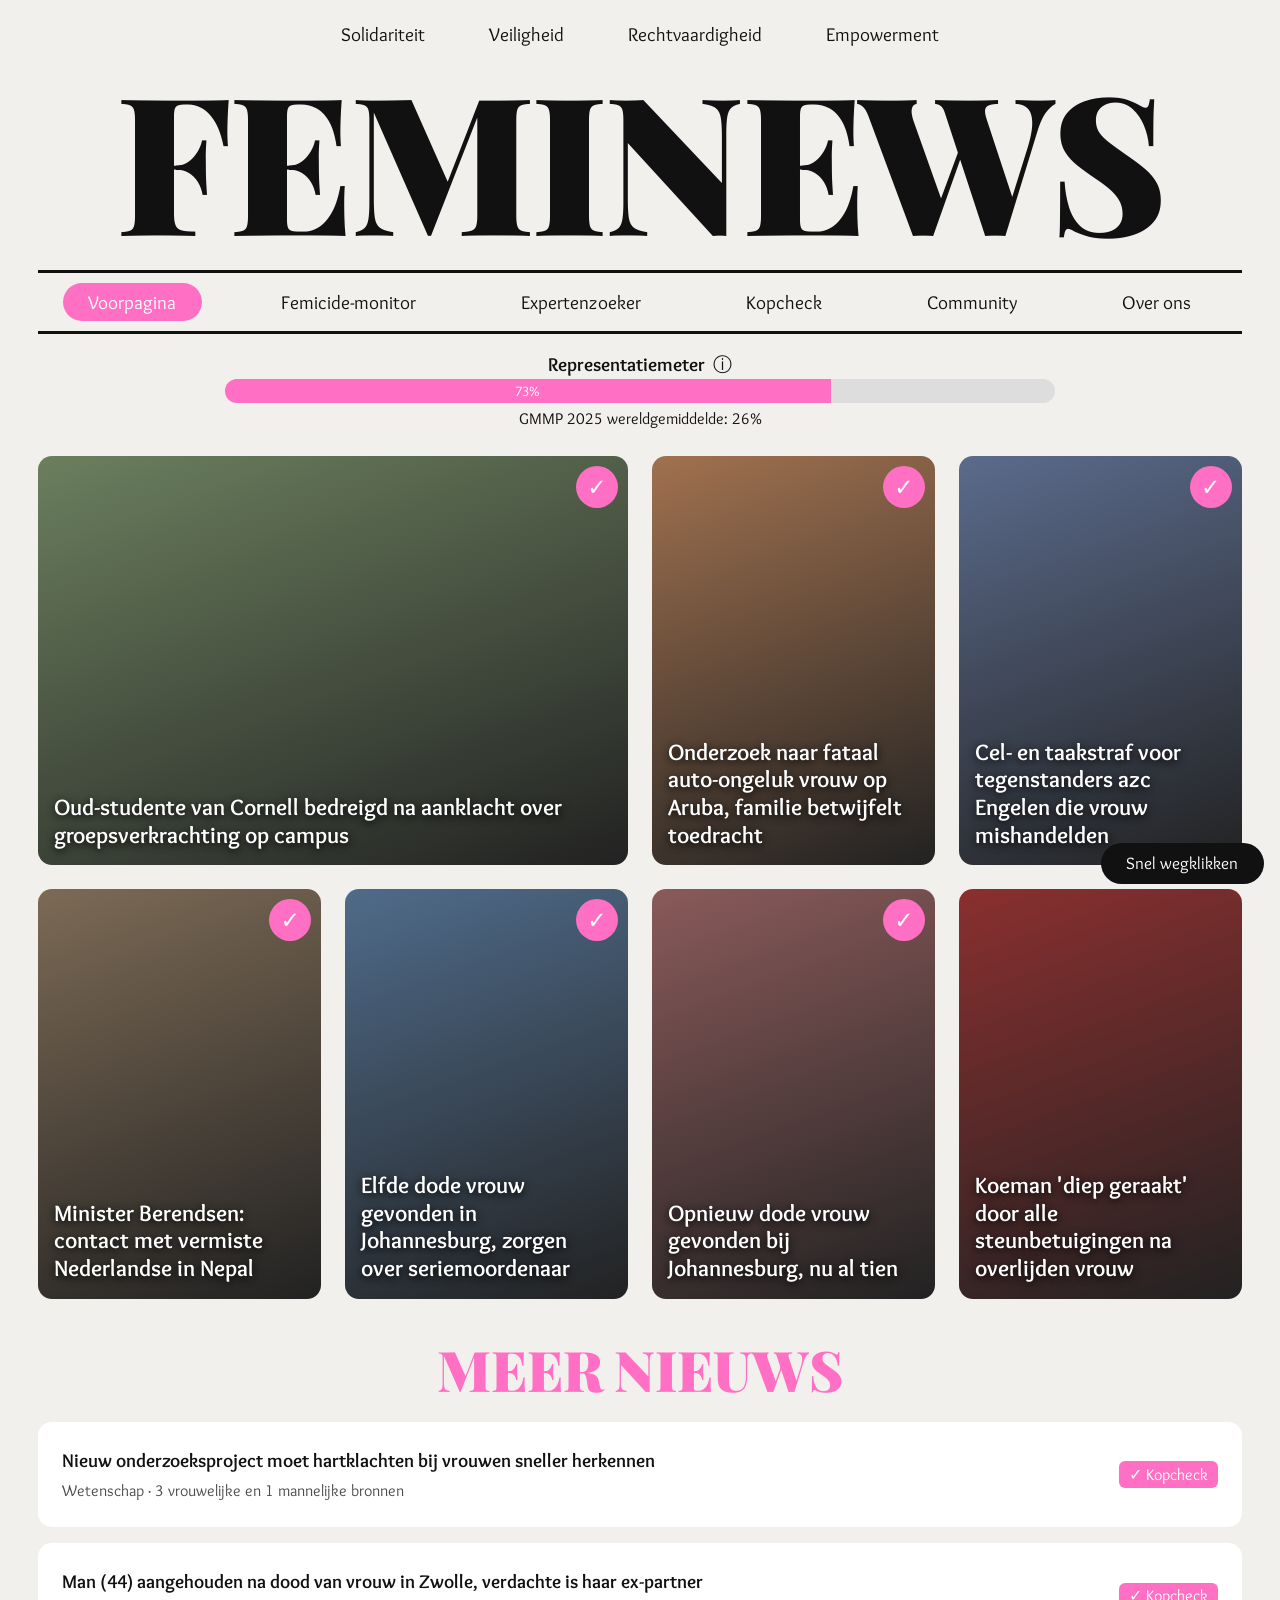
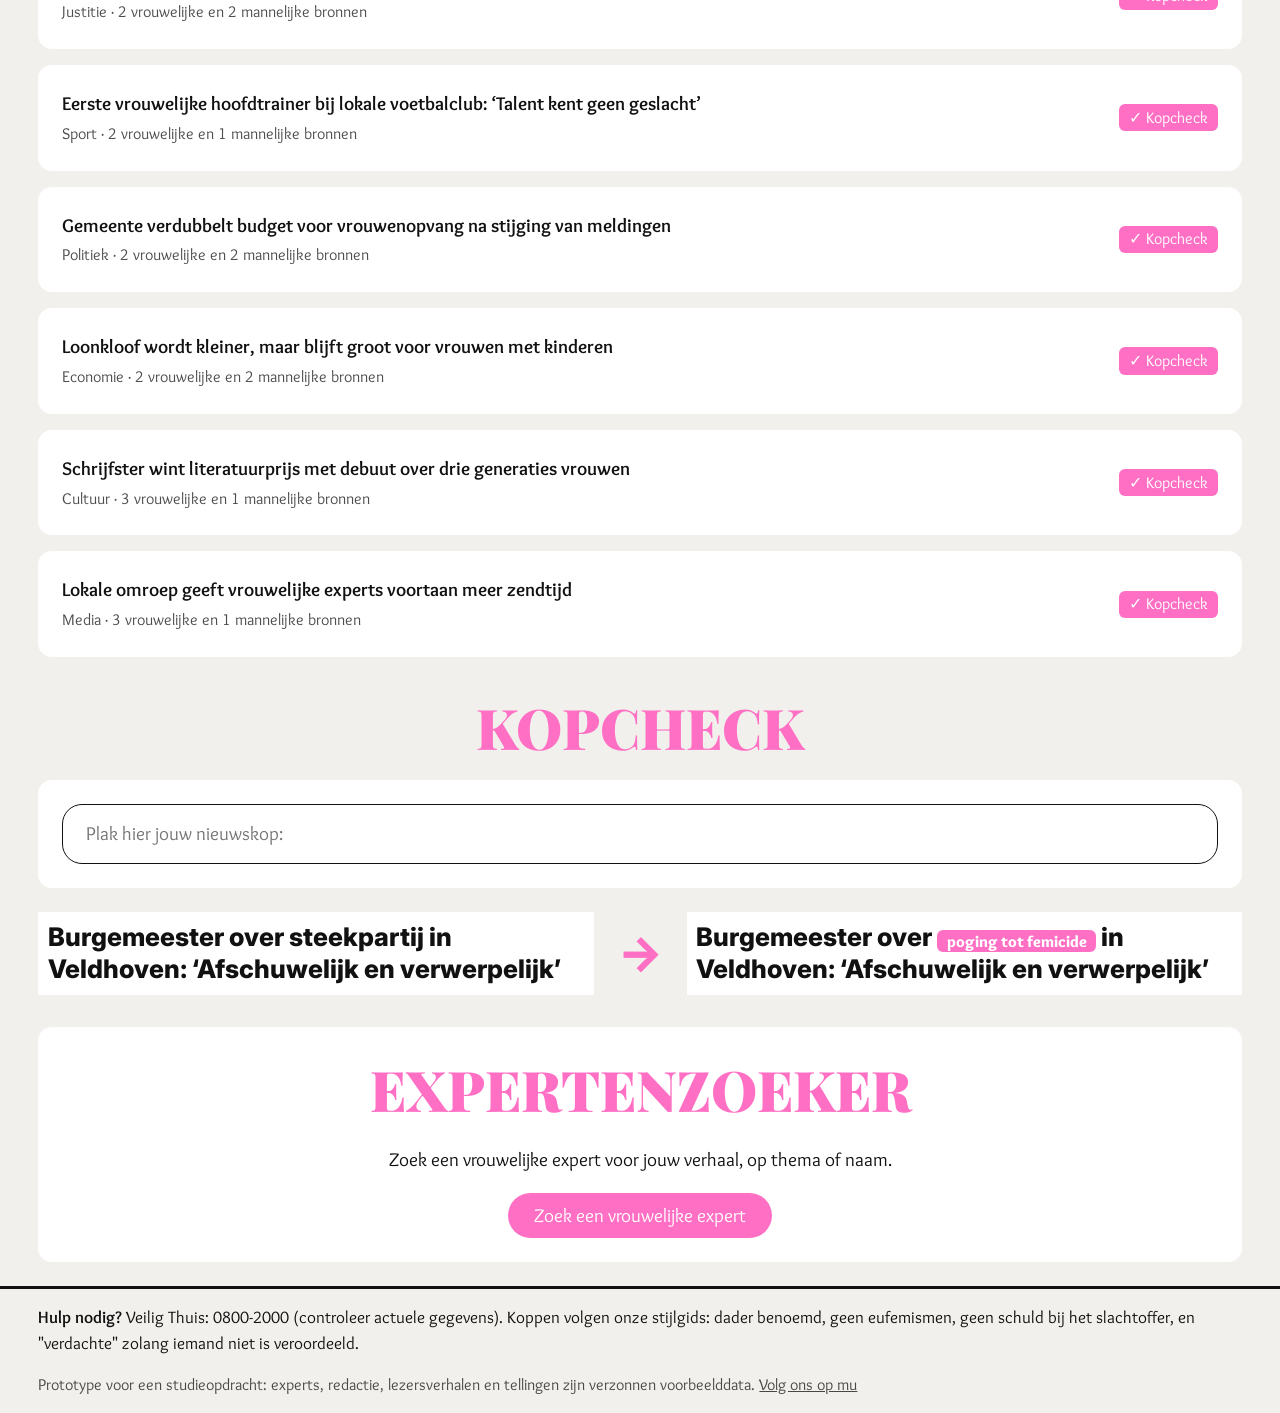
<file: feminews/index.html>
<!doctype html><html lang="nl"><head><meta charset="utf-8"><meta name="viewport" content="width=device-width,initial-scale=1"><title>FEMINEWS</title><link rel="stylesheet" href="https://fonts.googleapis.com/css2?family=Overlock:wght@400;700;900&family=Inter:wght@800&family=Playfair+Display:wght@700;900&display=swap"><link rel="stylesheet" href="style.css"></head><body data-page="index"><div id="top"></div><main class="wrap"><div class="meter" id="meter"></div><div class="grid" id="grid"></div><h2 class="big">KOPCHECK</h2><div class="box"><input id="ci" placeholder="Plak hier jouw nieuwskop:"><div id="co"></div></div><div class="ba"><div>Burgemeester over steekpartij in Veldhoven: ‘Afschuwelijk en verwerpelijk’</div><em>→</em><div>Burgemeester over <span class="tag">poging tot femicide</span> in Veldhoven: ‘Afschuwelijk en verwerpelijk’</div></div></main><div id="foot"></div><script src="data.js"></script><script src="app.js"></script></body></html>
</file>
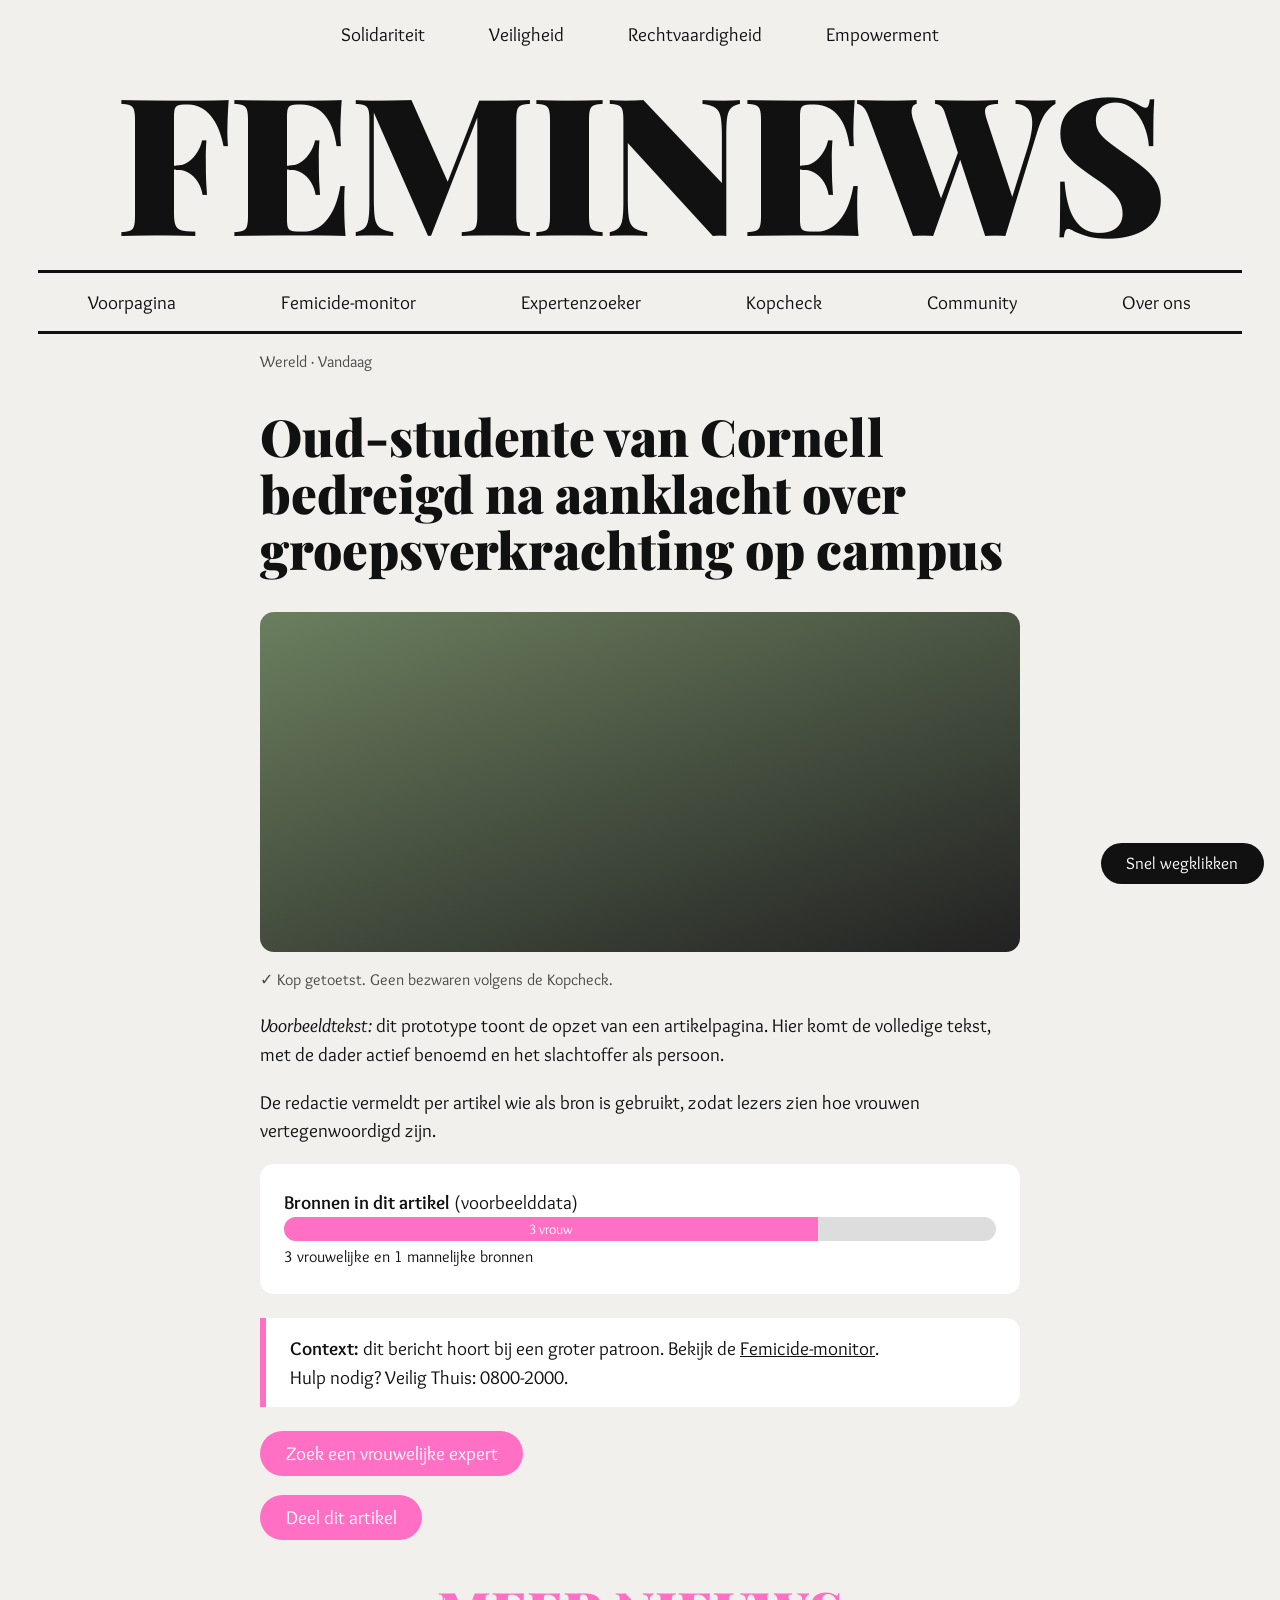
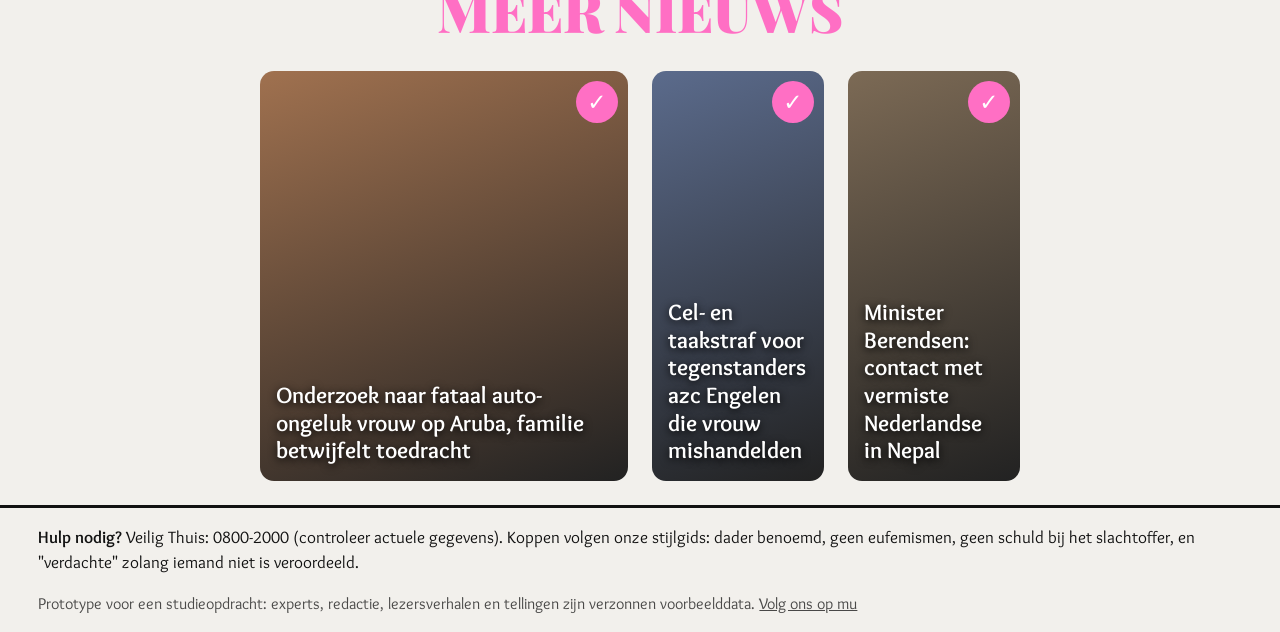
<file: feminews/article.html>
<!doctype html><html lang="nl"><head><meta charset="utf-8"><meta name="viewport" content="width=device-width,initial-scale=1"><title>FEMINEWS</title><link rel="stylesheet" href="https://fonts.googleapis.com/css2?family=Overlock:wght@400;700;900&family=Inter:wght@800&family=Playfair+Display:wght@700;900&display=swap"><link rel="stylesheet" href="style.css"></head><body data-page="article"><div id="top"></div><main class="wrap"><div class="art" id="art"></div></main><div id="foot"></div><script src="data.js"></script><script src="app.js"></script></body></html>
</file>
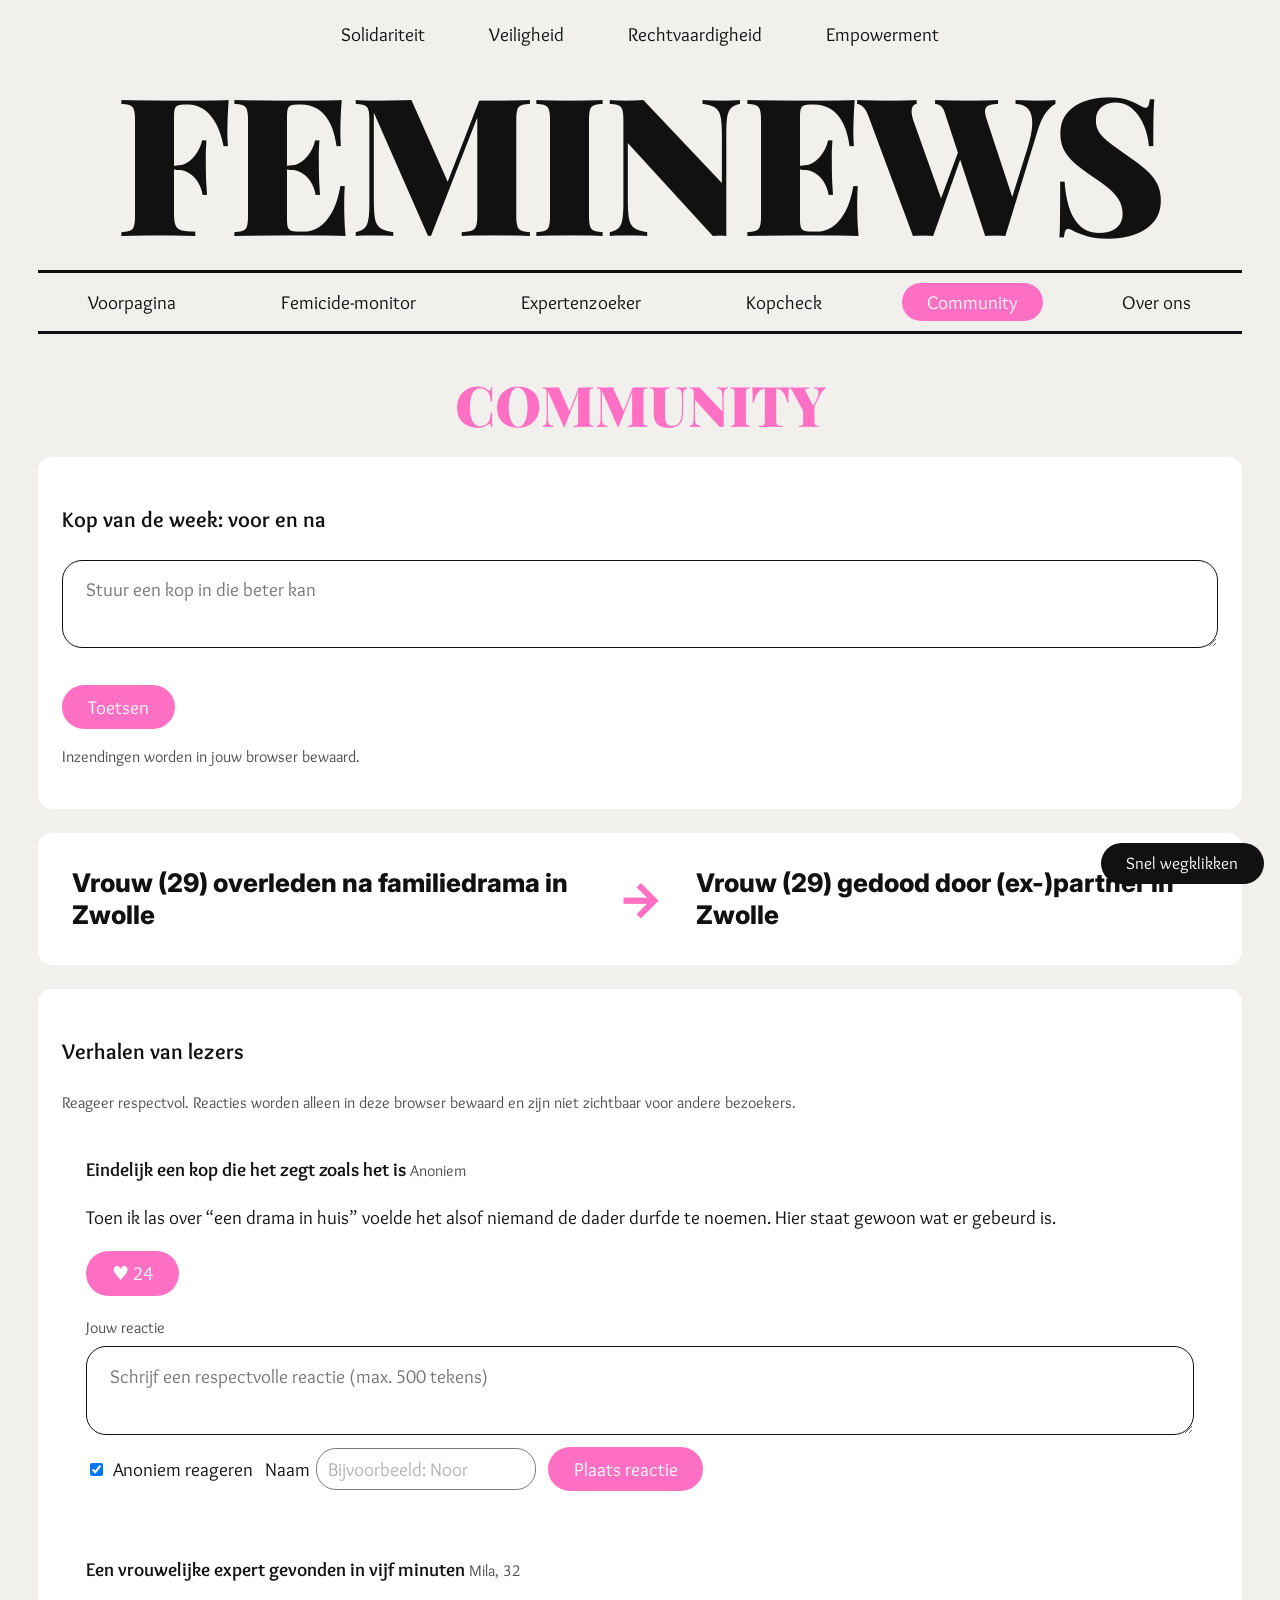
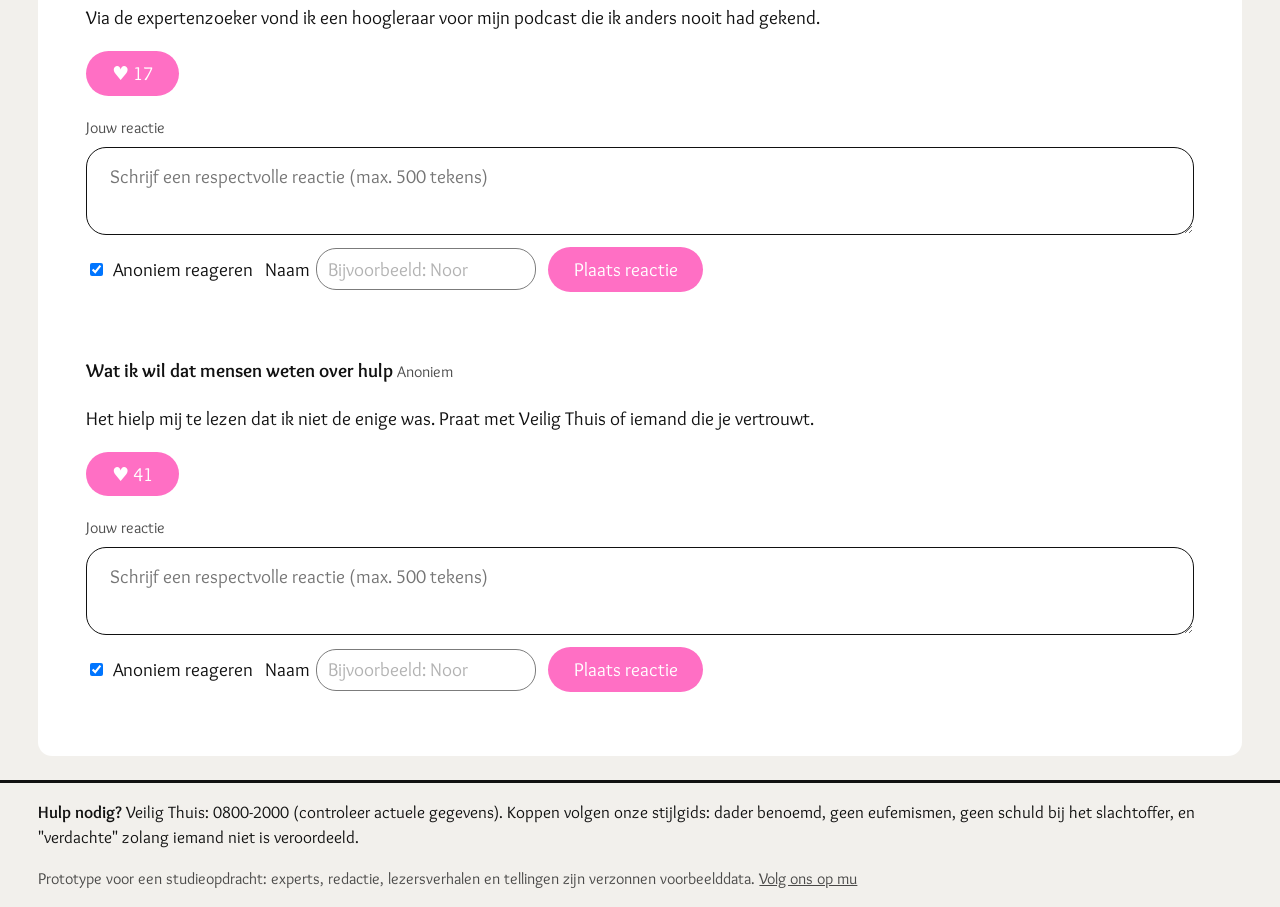
<file: feminews/community.html>
<!doctype html><html lang="nl"><head><meta charset="utf-8"><meta name="viewport" content="width=device-width,initial-scale=1"><title>FEMINEWS</title><link rel="stylesheet" href="https://fonts.googleapis.com/css2?family=Overlock:wght@400;700;900&family=Inter:wght@800&family=Playfair+Display:wght@700;900&display=swap"><link rel="stylesheet" href="style.css"></head><body data-page="community"><div id="top"></div><main class="wrap"><h2 class="big">COMMUNITY</h2><div class="box"><h3>Kop van de week: voor en na</h3><form id="cf"><textarea name="kop" rows="2" placeholder="Stuur een kop in die beter kan"></textarea><br><br><button>Toetsen</button></form><p class="sm">Inzendingen worden in jouw browser bewaard.</p></div><div id="cl"></div><div class="box"><h3>Verhalen van lezers</h3><p class="sm">Reageer respectvol. Reacties worden alleen in deze browser bewaard en zijn niet zichtbaar voor andere bezoekers.</p><div id="stories"></div></div></main><div id="foot"></div><script src="data.js"></script><script src="app.js"></script></body></html>
</file>
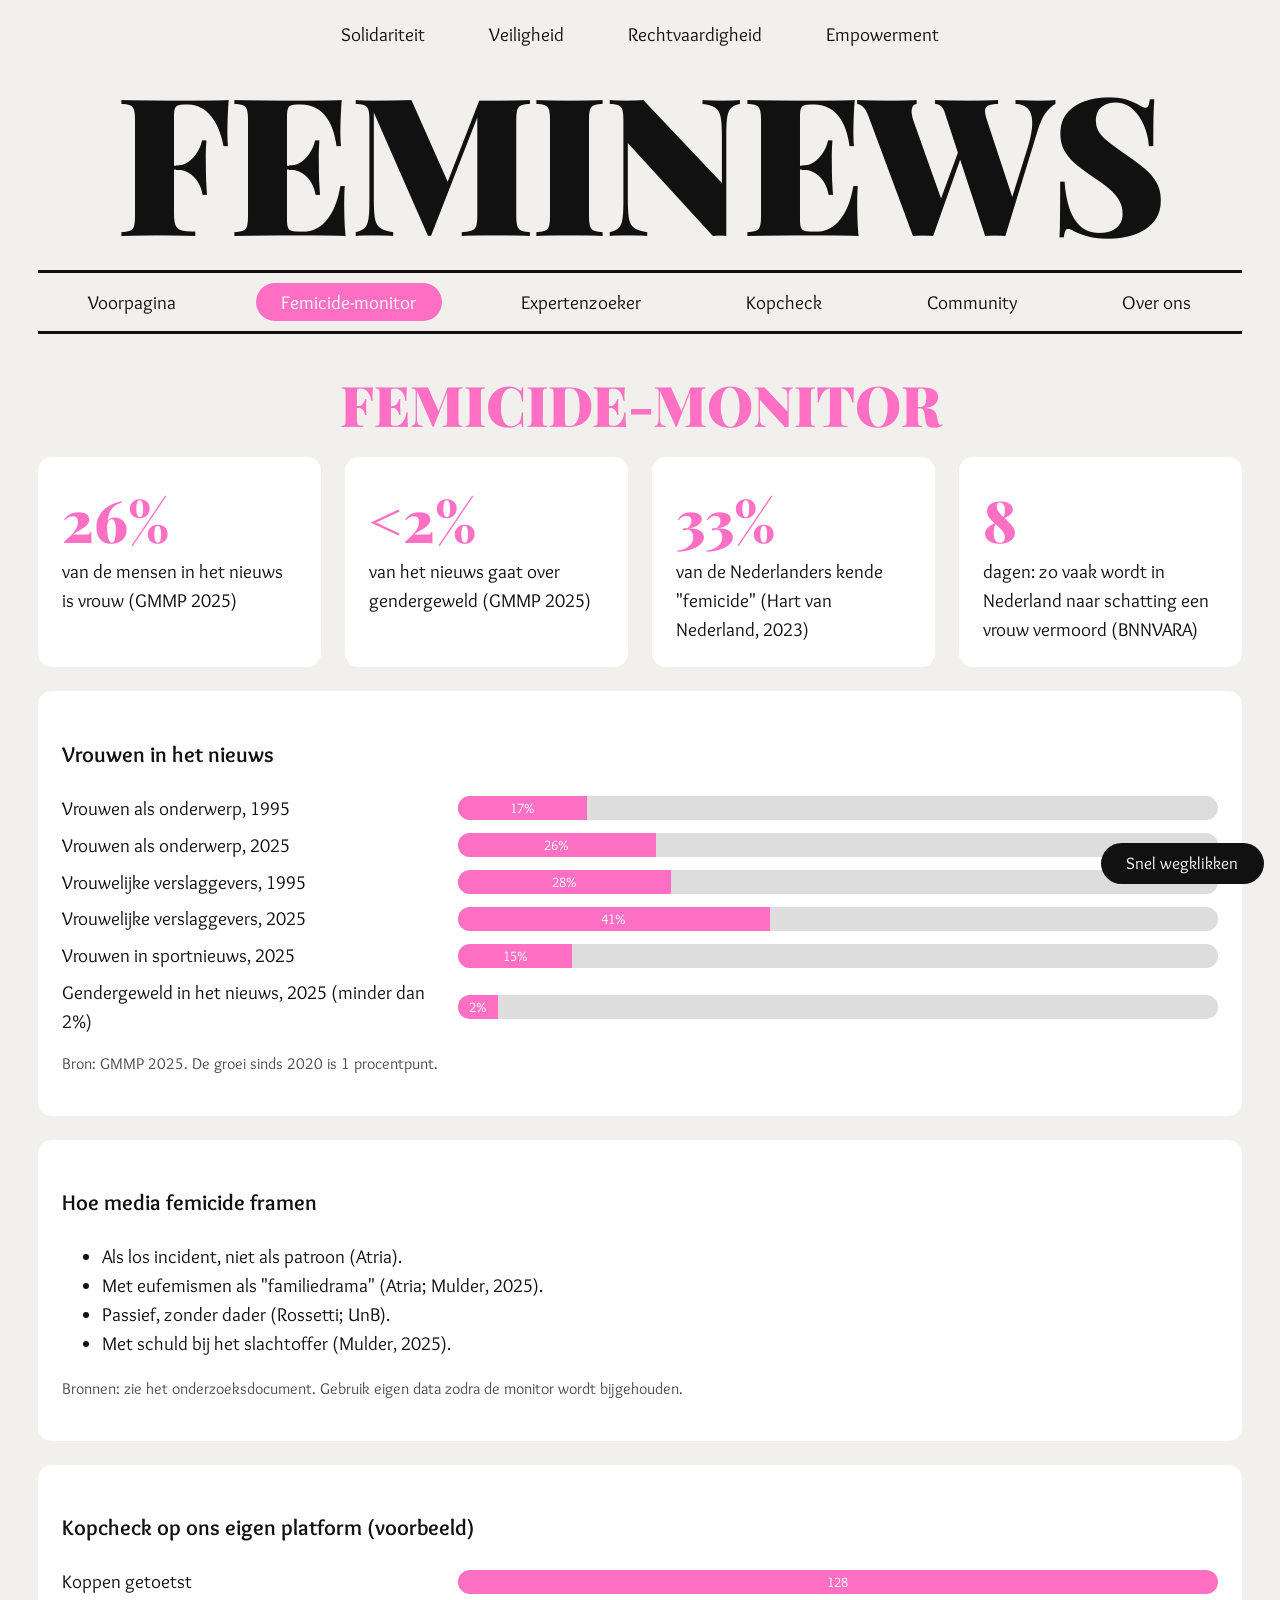
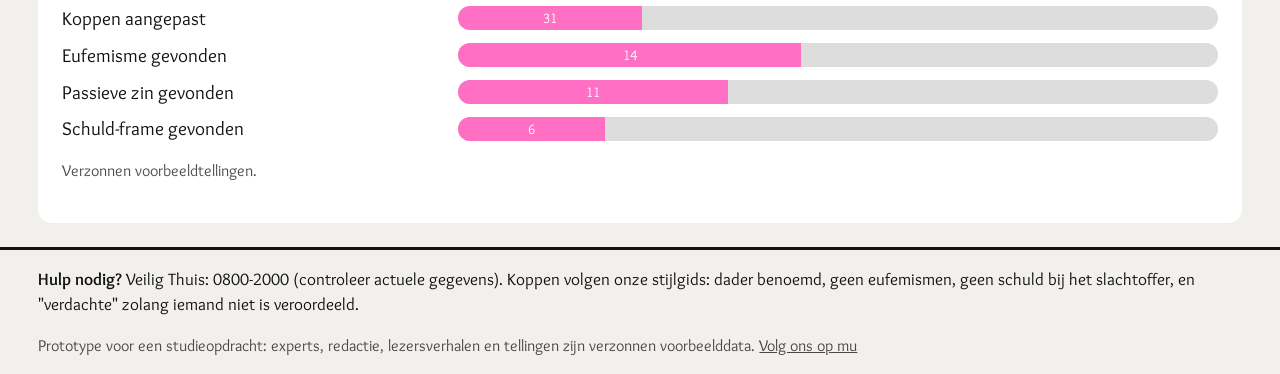
<file: feminews/femicide-monitor.html>
<!doctype html><html lang="nl"><head><meta charset="utf-8"><meta name="viewport" content="width=device-width,initial-scale=1"><title>FEMINEWS</title><link rel="stylesheet" href="https://fonts.googleapis.com/css2?family=Overlock:wght@400;700;900&family=Inter:wght@800&family=Playfair+Display:wght@700;900&display=swap"><link rel="stylesheet" href="style.css"></head><body data-page="femicide-monitor"><div id="top"></div><main class="wrap"><h2 class="big">FEMICIDE-MONITOR</h2><div class="cols"><div class="box stat"><b>26%</b>van de mensen in het nieuws is vrouw (GMMP 2025)</div><div class="box stat"><b>&lt;2%</b>van het nieuws gaat over gendergeweld (GMMP 2025)</div><div class="box stat"><b>33%</b>van de Nederlanders kende "femicide" (Hart van Nederland, 2023)</div><div class="box stat"><b>8</b>dagen: zo vaak wordt in Nederland naar schatting een vrouw vermoord (BNNVARA)</div></div><div class="box"><h3>Vrouwen in het nieuws</h3><div id="chart"></div><p class="sm">Bron: GMMP 2025. De groei sinds 2020 is 1 procentpunt.</p></div><div class="box"><h3>Hoe media femicide framen</h3><ul><li>Als los incident, niet als patroon (Atria).</li><li>Met eufemismen als "familiedrama" (Atria; Mulder, 2025).</li><li>Passief, zonder dader (Rossetti; UnB).</li><li>Met schuld bij het slachtoffer (Mulder, 2025).</li></ul><p class="sm">Bronnen: zie het onderzoeksdocument. Gebruik eigen data zodra de monitor wordt bijgehouden.</p></div></main><div id="foot"></div><script src="data.js"></script><script src="app.js"></script></body></html>
</file>
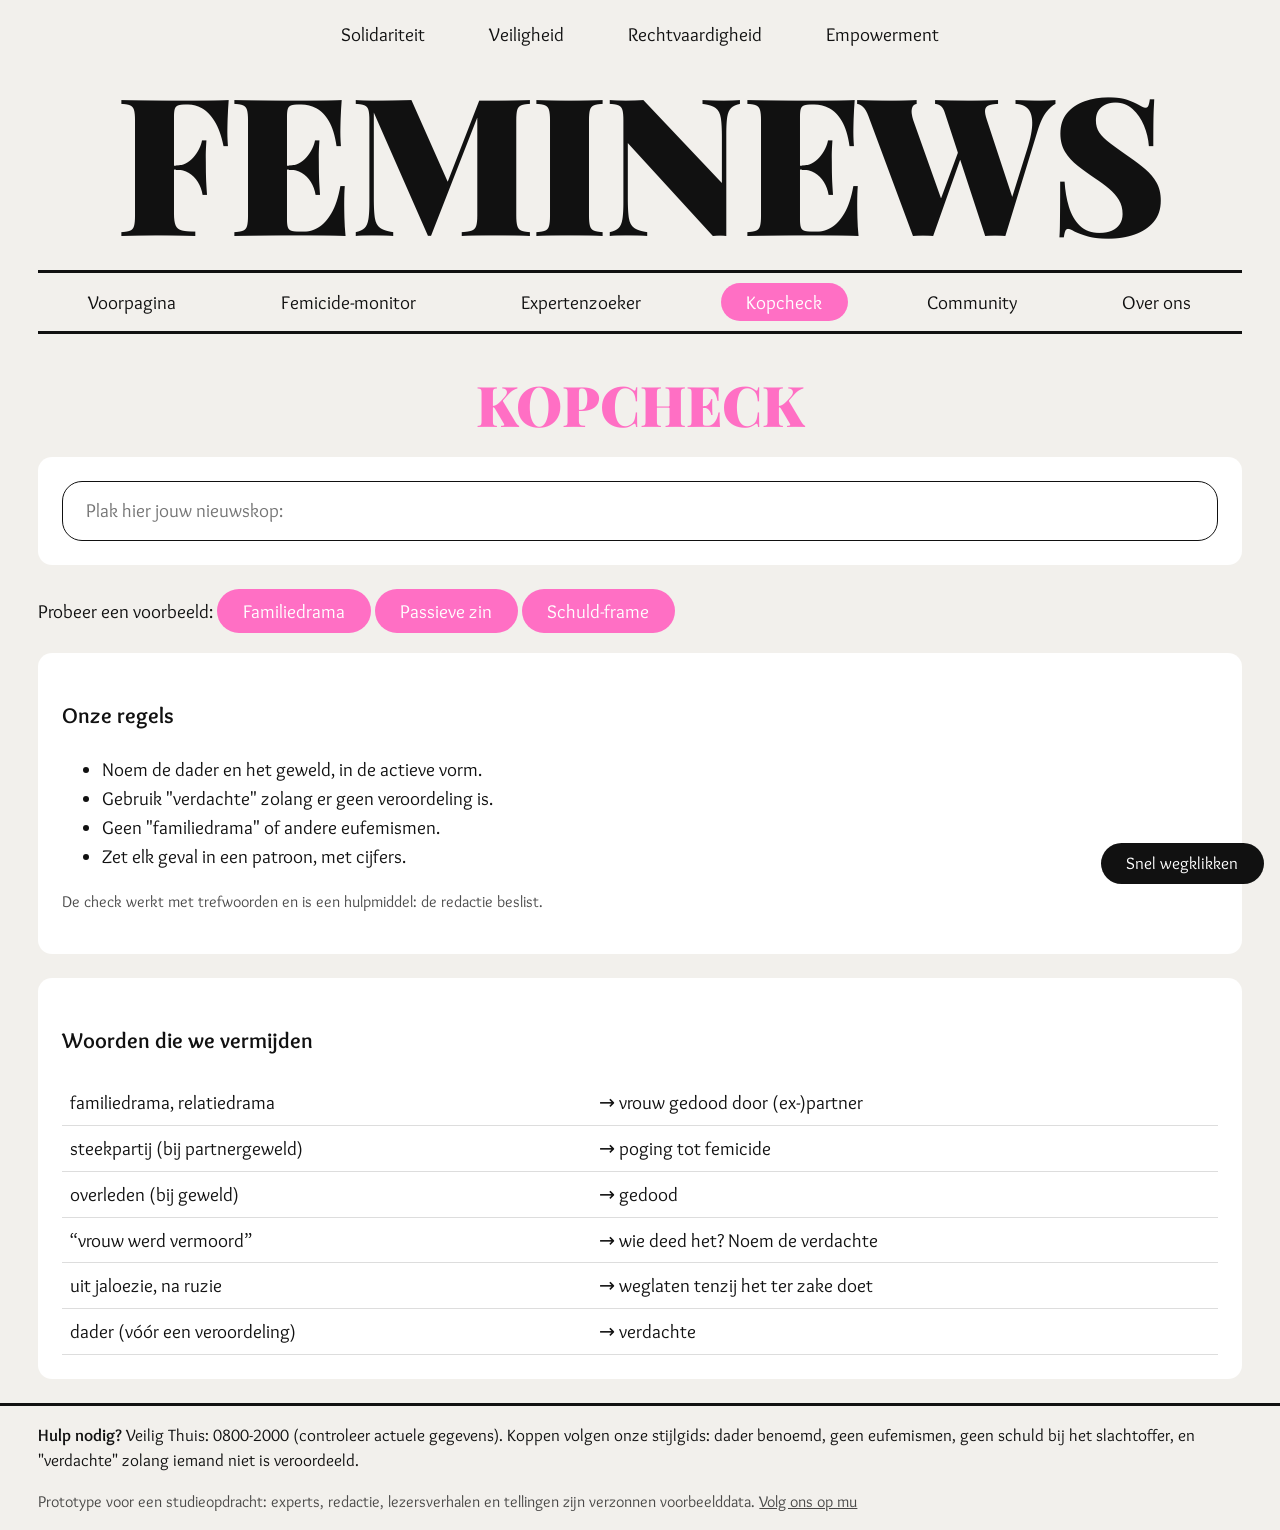
<file: feminews/kopcheck.html>
<!doctype html><html lang="nl"><head><meta charset="utf-8"><meta name="viewport" content="width=device-width,initial-scale=1"><title>FEMINEWS</title><link rel="stylesheet" href="https://fonts.googleapis.com/css2?family=Overlock:wght@400;700;900&family=Inter:wght@800&family=Playfair+Display:wght@700;900&display=swap"><link rel="stylesheet" href="style.css"></head><body data-page="kopcheck"><div id="top"></div><main class="wrap"><h2 class="big">KOPCHECK</h2><div class="box"><input id="ci" placeholder="Plak hier jouw nieuwskop:"><div id="co"></div></div><p>Probeer een voorbeeld: <button data-ex="Vrouw (34) overleden na familiedrama in Alkmaar">Familiedrama</button> <button data-ex="Vrouw wordt doodgestoken in woning">Passieve zin</button> <button data-ex="Man steekt ex neer uit jaloezie">Schuld-frame</button></p><div class="box"><h3>Onze regels</h3><ul><li>Noem de dader en het geweld, in de actieve vorm.</li><li>Gebruik "verdachte" zolang er geen veroordeling is.</li><li>Geen "familiedrama" of andere eufemismen.</li><li>Zet elk geval in een patroon, met cijfers.</li></ul><p class="sm">De check werkt met trefwoorden en is een hulpmiddel: de redactie beslist.</p></div></main><div id="foot"></div><script src="data.js"></script><script src="app.js"></script></body></html>
</file>
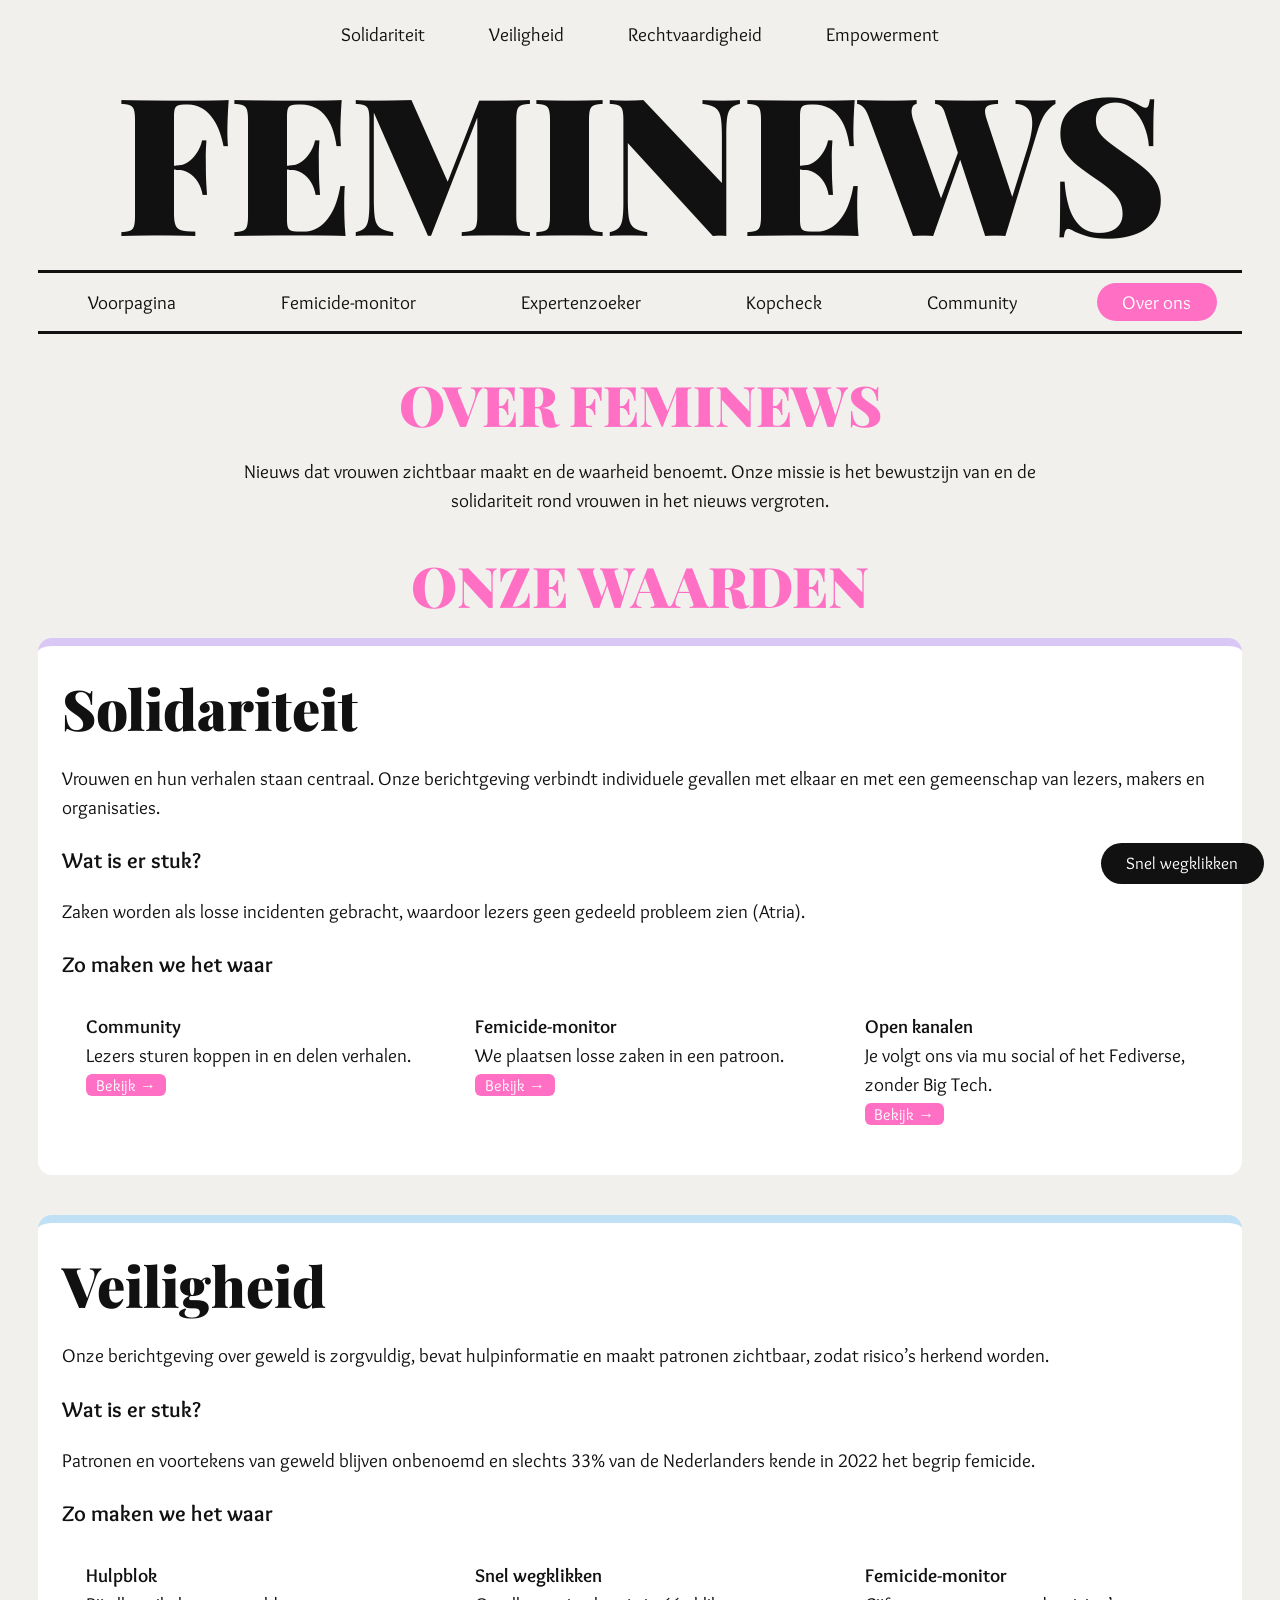
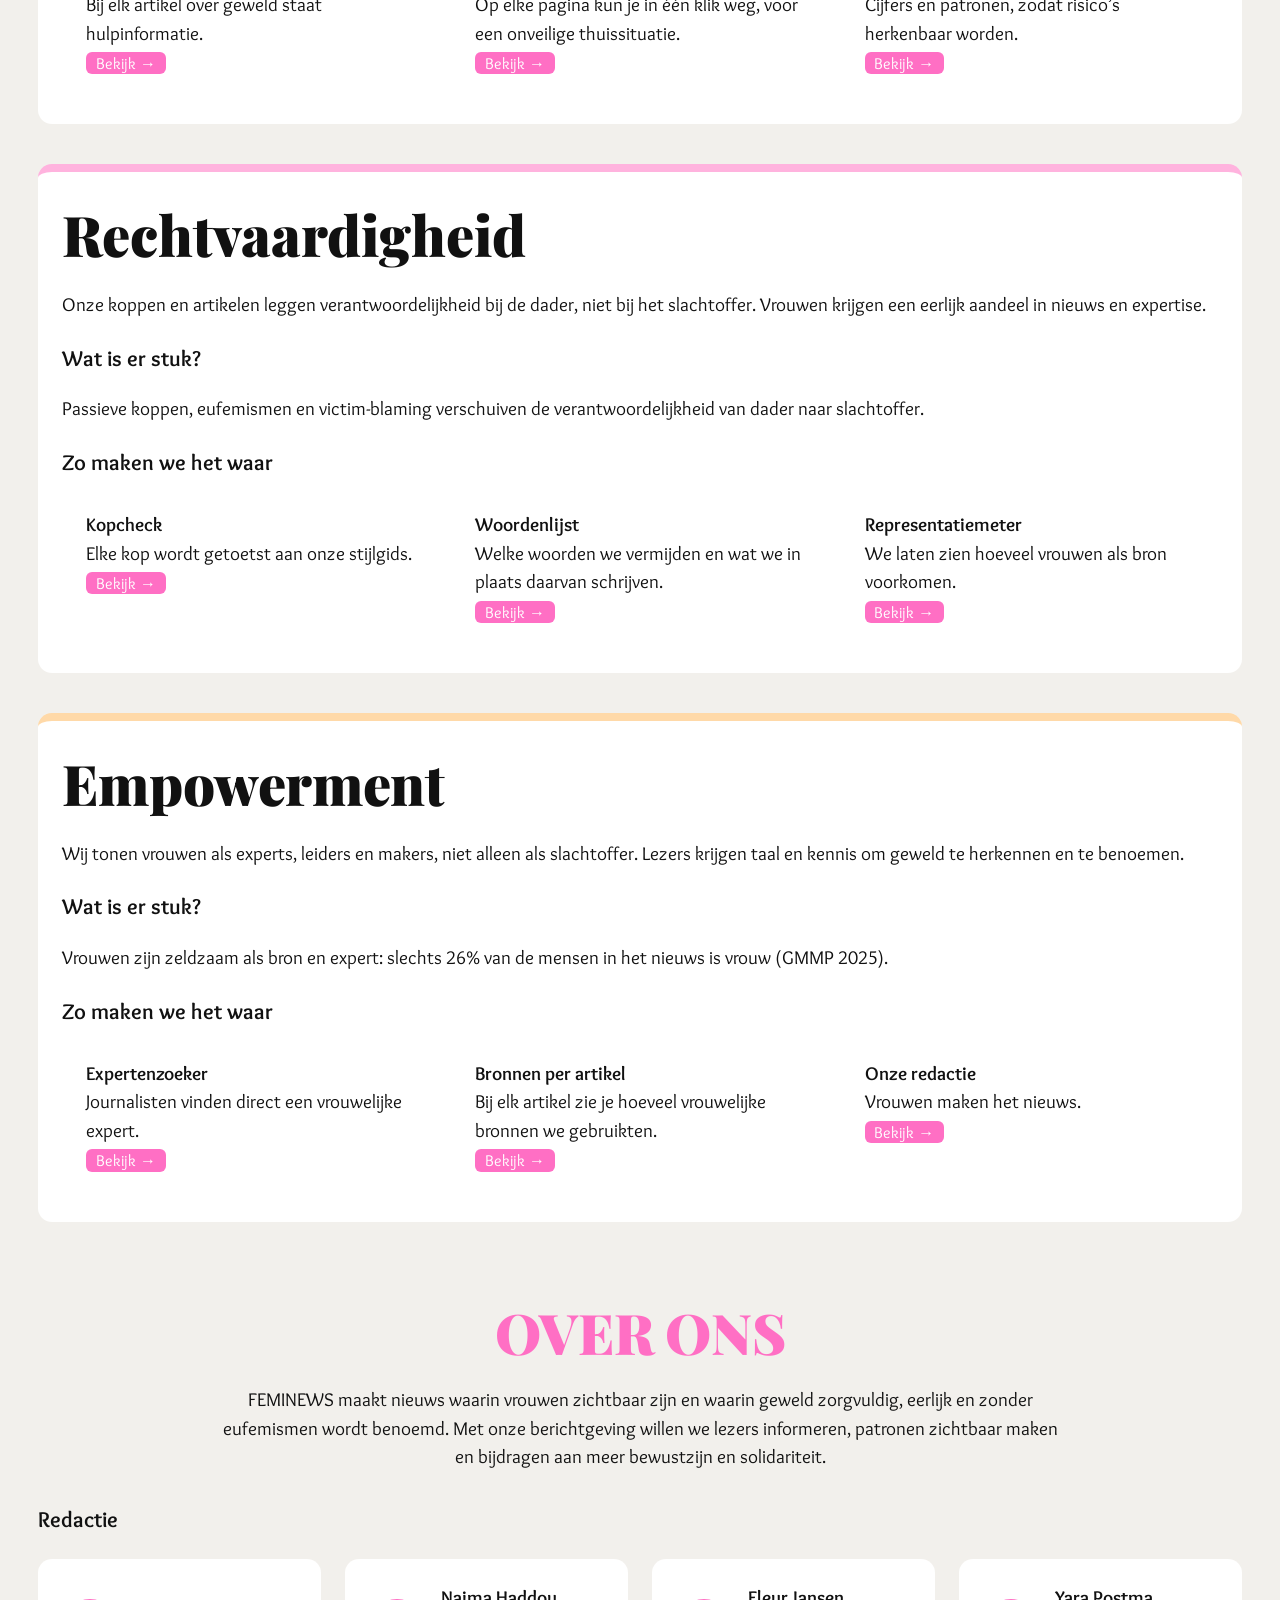
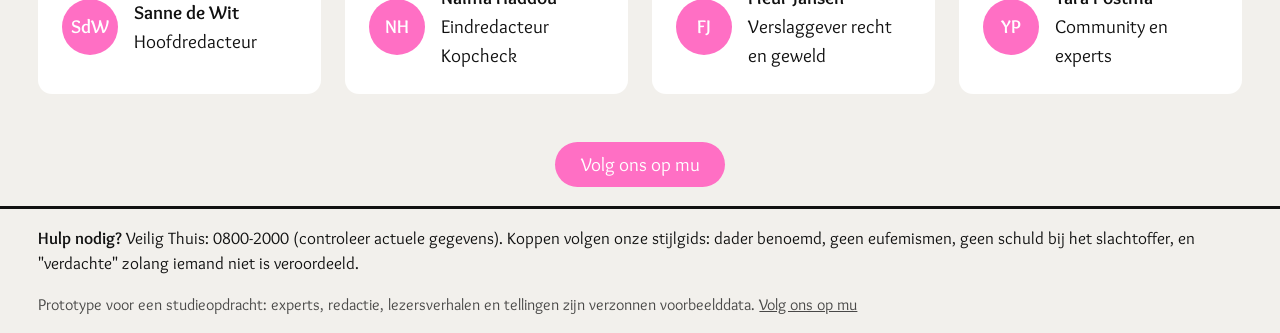
<file: feminews/over.html>
<!doctype html><html lang="nl"><head><meta charset="utf-8"><meta name="viewport" content="width=device-width,initial-scale=1"><title>FEMINEWS</title><link rel="stylesheet" href="https://fonts.googleapis.com/css2?family=Overlock:wght@400;700;900&family=Inter:wght@800&family=Playfair+Display:wght@700;900&display=swap"><link rel="stylesheet" href="style.css"></head><body data-page="over"><div id="top"></div><main class="wrap"><h1 class="big">OVER FEMINEWS</h1><p class="intro">Nieuws dat vrouwen zichtbaar maakt en de waarheid benoemt. Onze missie is het bewustzijn van en de solidariteit rond vrouwen in het nieuws vergroten.</p><h2 class="big">ONZE WAARDEN</h2><div id="vals" class="value-list"></div><section id="over-ons" class="about-section"><h2 class="big">OVER ONS</h2><p class="intro">FEMINEWS maakt nieuws waarin vrouwen zichtbaar zijn en waarin geweld zorgvuldig, eerlijk en zonder eufemismen wordt benoemd. Met onze berichtgeving willen we lezers informeren, patronen zichtbaar maken en bijdragen aan meer bewustzijn en solidariteit.</p><h3>Redactie</h3><div id="team" class="cols"></div><p class="about-follow"><a class="btn" href="https://mu.social">Volg ons op mu</a></p></section></main><div id="foot"></div><script src="data.js"></script><script src="app.js"></script></body></html>
</file>
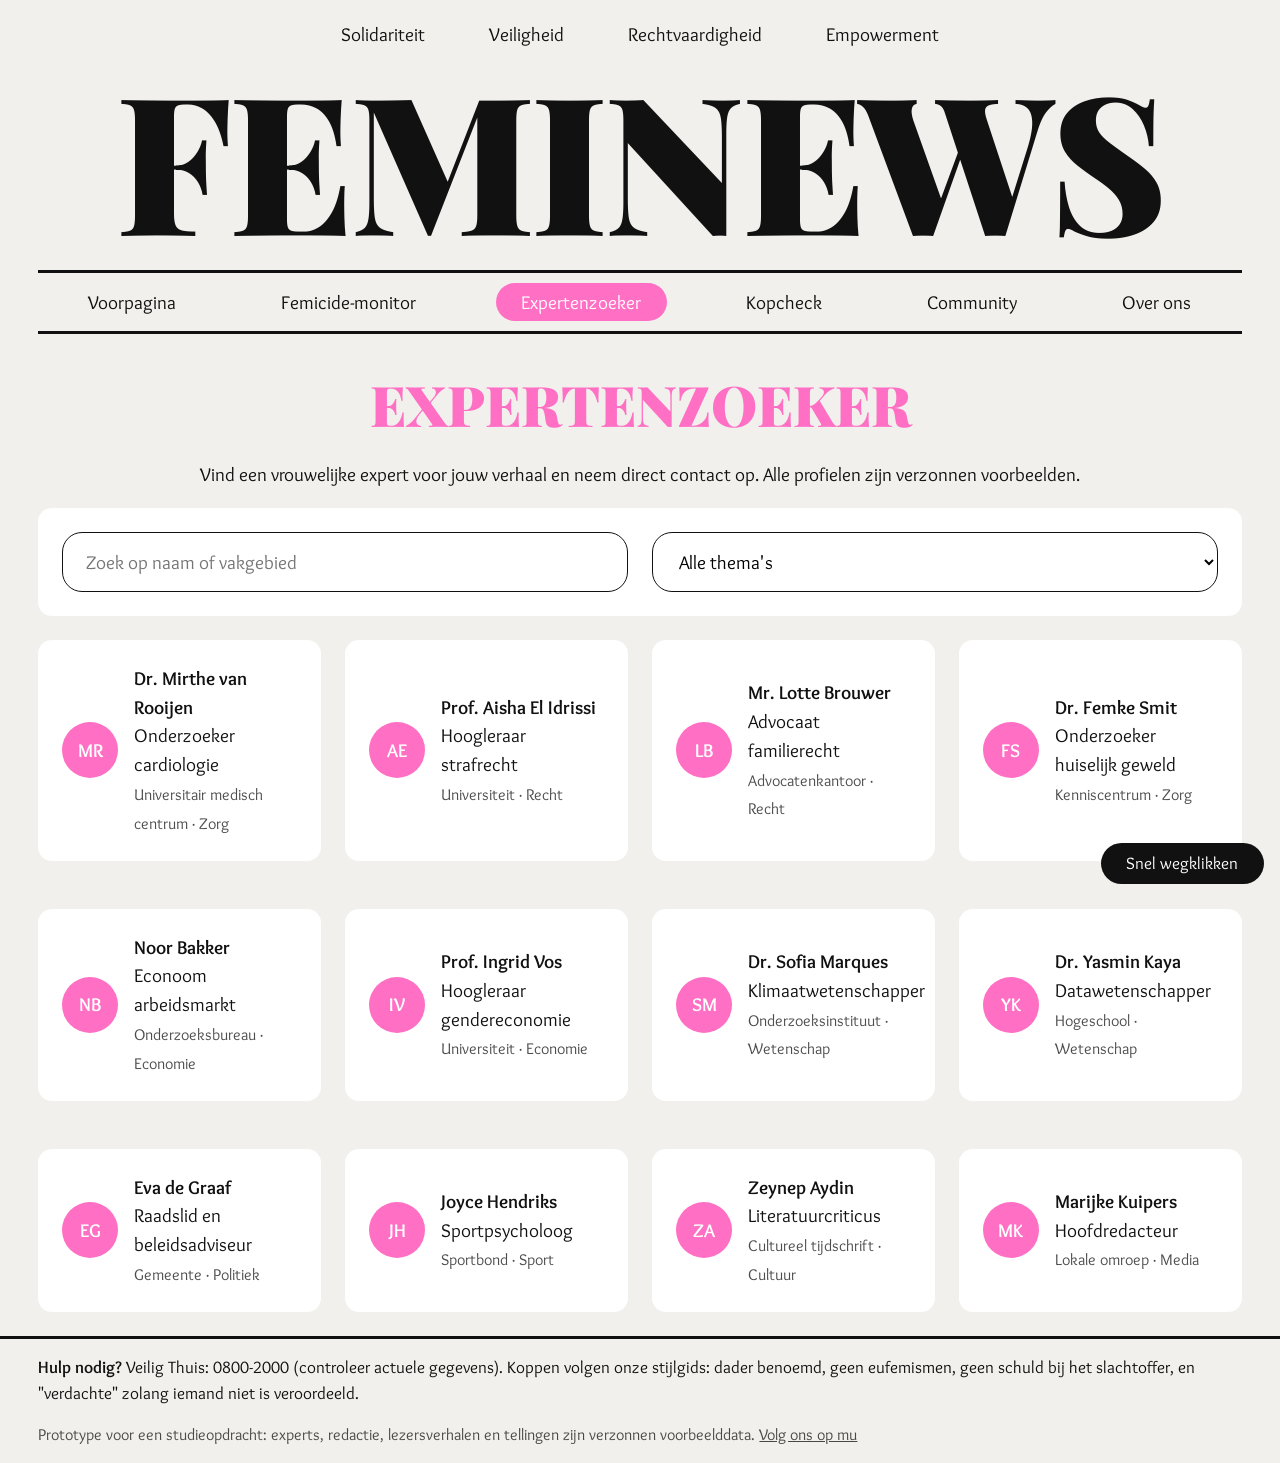
<file: feminews/vrouwen.html>
<!doctype html><html lang="nl"><head><meta charset="utf-8"><meta name="viewport" content="width=device-width,initial-scale=1"><title>FEMINEWS</title><link rel="stylesheet" href="https://fonts.googleapis.com/css2?family=Overlock:wght@400;700;900&family=Inter:wght@800&family=Playfair+Display:wght@700;900&display=swap"><link rel="stylesheet" href="style.css"></head><body data-page="vrouwen"><div id="top"></div><main class="wrap"><h2 class="big">EXPERTENZOEKER</h2><p style="text-align:center">Vind een vrouwelijke expert voor jouw verhaal en neem direct contact op. Alle profielen zijn verzonnen voorbeelden.</p><div class="box cols"><input id="q" placeholder="Zoek op naam of vakgebied"><select id="filter"><option value="">Alle thema's</option><option>Recht</option><option>Zorg</option><option>Economie</option></select></div><div class="cols" id="ex"></div><dialog id="dlg"></dialog></main><div id="foot"></div><script src="data.js"></script><script src="app.js"></script></body></html>
</file>
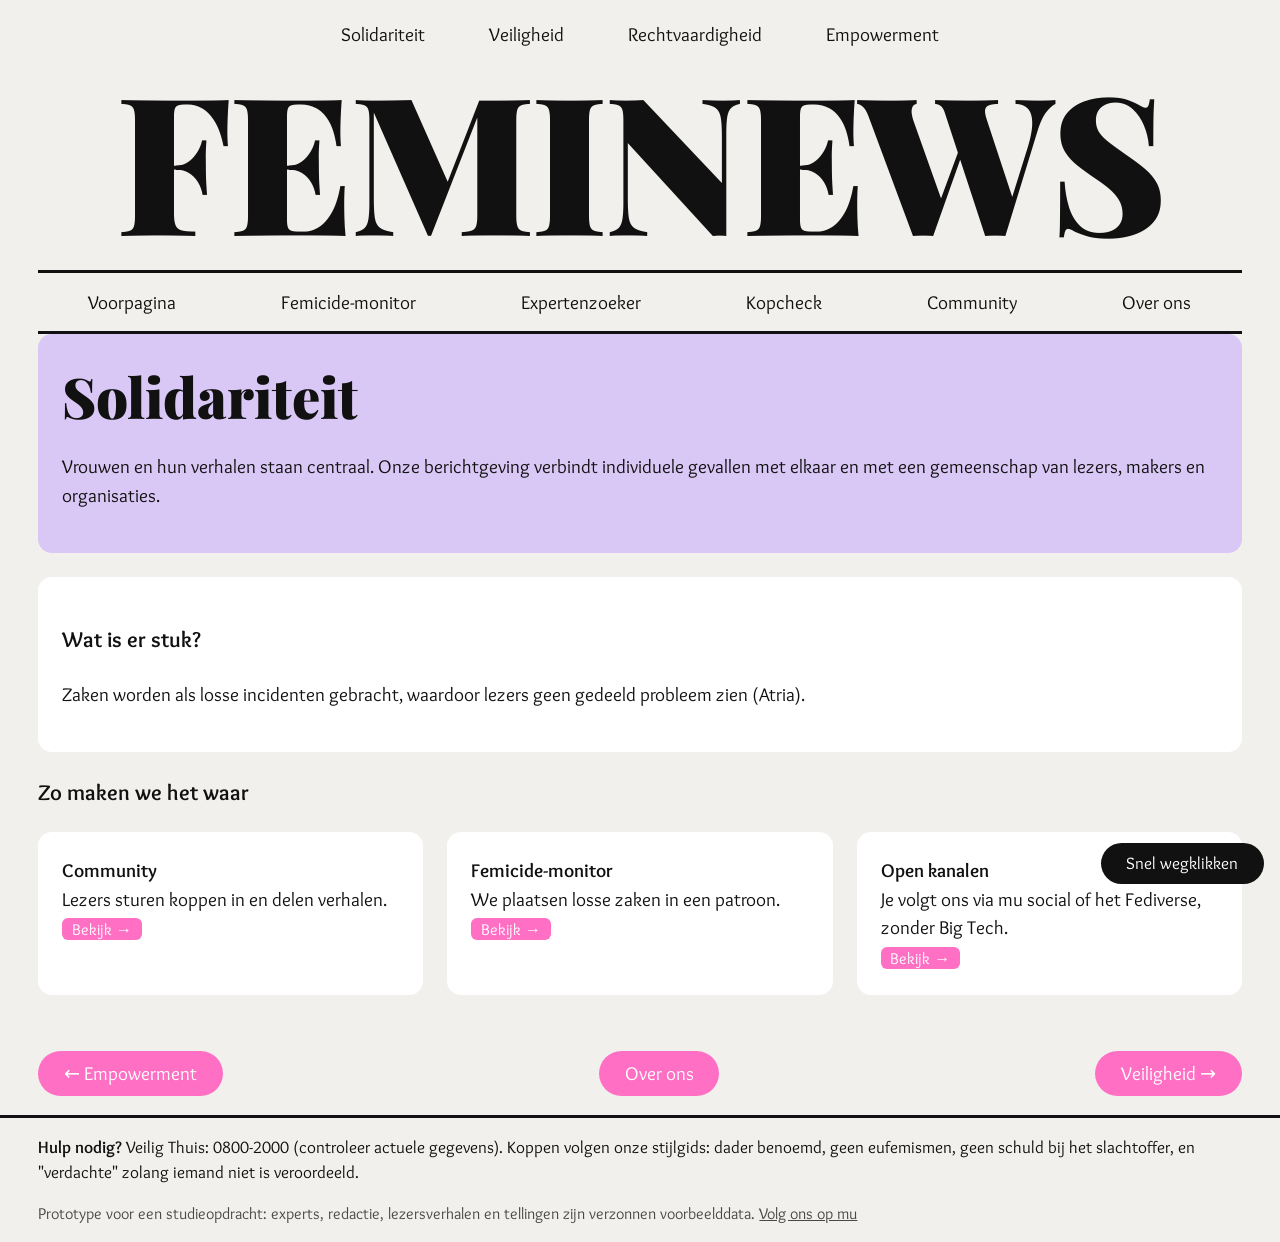
<file: feminews/waarde.html>
<!doctype html><html lang="nl"><head><meta charset="utf-8"><meta name="viewport" content="width=device-width,initial-scale=1"><title>FEMINEWS</title><link rel="stylesheet" href="https://fonts.googleapis.com/css2?family=Overlock:wght@400;700;900&family=Inter:wght@800&family=Playfair+Display:wght@700;900&display=swap"><link rel="stylesheet" href="style.css"></head><body data-page="waarde"><div id="top"></div><main class="wrap"><div id="wd"></div></main><div id="foot"></div><script src="data.js"></script><script src="app.js"></script></body></html>
</file>
<file: feminews/style.css>
:root{--bg:#f2f0ec;--pink:#ff6fc4;--ink:#111}
*{box-sizing:border-box}html{scroll-padding-top:100px}
body{margin:0;background:var(--bg);color:var(--ink);font-family:'Overlock',system-ui,sans-serif;font-size:1.2rem;line-height:1.5}
a{color:inherit}.wrap{max-width:1500px;margin:0 auto;padding:0 clamp(1rem,3vw,3rem)}
.hd{position:fixed;top:0;left:0;right:0;z-index:9;background:var(--bg);transition:box-shadow .3s}
.hd.s{box-shadow:0 2px 12px #0003}
.values{position:relative;z-index:2;display:flex;align-items:center;justify-content:center;gap:clamp(.8rem,3vw,2.5rem);padding-top:.8rem;overflow-x:auto;max-height:3.5rem;transition:max-height .3s,padding .3s}
.values a{text-decoration:none;display:inline-flex;align-items:center;justify-content:center;min-height:44px;padding:.1rem .8rem;border-radius:99px;white-space:nowrap;flex:none}.values a:hover,nav a:hover{color:var(--pink)}
.b2{max-width:1500px;margin:0 auto;padding:0 clamp(1rem,3vw,3rem)}
.logo{display:block;text-align:center;font:900 clamp(3.2rem,15vw,13rem)/1.05 'Playfair Display',Georgia,serif;letter-spacing:-.02em;text-decoration:none;transition:font-size .3s}
nav{display:flex;justify-content:space-around;gap:.3rem;border-top:3px solid var(--ink);border-bottom:3px solid var(--ink);padding:.6rem 0;margin-top:.8rem;overflow-x:auto;white-space:nowrap}
nav a{text-decoration:none;padding:.3rem 1.6rem;border-radius:99px}nav a.on{background:var(--pink);color:#fff}
.hd.s .values{max-height:0;padding:0}
.hd.s .b2{display:flex;align-items:stretch;padding:0;max-width:none}
.hd.s .logo{background:var(--pink);font-size:2.2rem;padding:.3rem 1.5rem;line-height:1.3}
.hd.s nav{flex:1;min-width:0;border:0;margin:0;padding:0 1rem;align-items:center}
.meter{text-align:center;margin:1rem auto;max-width:830px}
.meter-info{position:relative;display:inline-block;margin-left:.2rem;text-decoration:none;}
.meter-tooltip{position:absolute;z-index:10;left:50%;bottom:calc(100% + .65rem);width:min(260px,80vw);padding:.65rem .85rem;border-radius:10px;background:var(--ink);color:#fff;font-size:.95rem;font-weight:400;line-height:1.35;text-align:left;transform:translate(-50%,.25rem);opacity:0;visibility:hidden;pointer-events:none;transition:opacity .15s,transform .15s,visibility .15s}
.meter-info:hover .meter-tooltip,.meter-info:focus-visible .meter-tooltip{opacity:1;visibility:visible;transform:translate(-50%,0)}
.bar{background:#ddd;border-radius:99px;height:24px;overflow:hidden;text-align:left}
.bar i{display:block;height:100%;min-width:2.5rem;background:var(--pink);color:#fff;font-style:normal;font-size:.9rem;text-align:center;line-height:24px}
.grid{display:grid;grid-template-columns:repeat(4,1fr);gap:1.5rem;margin:1.5rem 0}
.card{position:relative;height:clamp(260px,32vw,430px);border-radius:14px;overflow:hidden;display:flex;align-items:flex-end;padding:1rem;color:#fff;font-weight:700;font-size:clamp(1.2rem,1.8vw,1.7rem);line-height:1.2;text-decoration:none;background:linear-gradient(160deg,var(--c,#777),#222);transition:transform .2s}
.card:hover{transform:translateY(-4px)}.card:first-child{grid-column:span 2}
.card span{text-shadow:0 2px 8px #000}.card b{position:absolute;top:10px;right:10px;background:var(--pink);width:42px;height:42px;border-radius:50%;text-align:center;line-height:42px}
h1.big,h2.big{font:900 clamp(2rem,6vw,3.5rem) 'Playfair Display',serif;color:var(--pink);text-align:center;margin:2rem 0 1rem}
.box{background:#fff;border-radius:14px;padding:1.5rem;margin-bottom:1.5rem}
input,textarea,select{width:100%;font:inherit;padding:.9rem 1.4rem;border:1px solid var(--ink);border-radius:20px;background:transparent}
button,.btn{font:inherit;background:var(--pink);color:#fff;border:0;border-radius:99px;padding:.5rem 1.6rem;cursor:pointer;text-decoration:none;display:inline-block}
.ba{display:grid;grid-template-columns:1fr auto 1fr;gap:1.5rem;align-items:center;font:800 clamp(1.1rem,2vw,1.8rem)/1.25 Inter,Arial,sans-serif}
.ba div{background:#fff;padding:.6rem}.ba em{color:var(--pink);font-size:3rem;font-style:normal}
.tag{background:var(--pink);color:#fff;padding:.1rem .6rem;border-radius:6px;font-size:1rem;font-family:Overlock}
.cols{display:grid;grid-template-columns:repeat(auto-fit,minmax(240px,1fr));gap:1.5rem}
.stat b{font:900 3.6rem 'Playfair Display',serif;color:var(--pink);display:block}
.row{display:grid;grid-template-columns:minmax(140px,1fr) 2fr;gap:1rem;align-items:center;margin:.5rem 0}
.art{max-width:760px;margin:0 auto}.art h1{font:900 clamp(2rem,5vw,3.2rem)/1.1 'Playfair Display',serif}
.art .hero{height:340px;border-radius:14px;background:linear-gradient(160deg,var(--c),#222);margin:1rem 0}
.help{border-left:6px solid var(--pink);background:#fff;padding:1rem 1.5rem;border-radius:0 14px 14px 0;margin:1.5rem 0}
.sm{font-size:1rem;opacity:.75}dialog{border:0;border-radius:14px;max-width:420px;font:inherit}
footer{border-top:3px solid var(--ink);margin-top:3rem;padding:1.5rem 0 5rem;font-size:1.05rem}
.exit{position:fixed;right:1rem;bottom:1rem;background:#111;z-index:9}
@media(max-width:900px){.grid{grid-template-columns:1fr 1fr}.ba{grid-template-columns:1fr}.ba em{transform:rotate(90deg);justify-self:center}.hd.s .logo{font-size:1.4rem;padding:.3rem .8rem}.hd.s nav{justify-content:flex-start}}
@media(max-width:560px){.grid{grid-template-columns:1fr}.card:first-child{grid-column:auto}.row{grid-template-columns:1fr}nav a{padding:.3rem .9rem}}
.row2{display:flex;justify-content:space-between;align-items:center;gap:1rem;text-decoration:none;margin-bottom:1rem}
.exp{display:flex;gap:1rem;align-items:center;text-decoration:none}
.av{flex:none;width:56px;height:56px;border-radius:50%;background:var(--pink);color:#fff;font-weight:700;display:flex;align-items:center;justify-content:center}
.story-card{margin-bottom:1rem}
.story-replies:empty{display:none}
.story-reply{margin-top:.75rem;padding:.75rem 1rem;border-left:4px solid var(--pink);background:var(--bg);border-radius:0 10px 10px 0}
.story-reply p{margin:.2rem 0 0;white-space:pre-wrap;overflow-wrap:anywhere}
.reply-form{margin-top:1rem}
.reply-form textarea{display:block;margin-top:.35rem}
.reply-controls{display:flex;align-items:center;flex-wrap:wrap;gap:.75rem;margin-top:.75rem}
.reply-anon{display:flex;align-items:center;gap:.4rem}
.reply-anon input{width:auto}
.reply-name{display:flex;align-items:center;gap:.4rem}
.reply-name input{width:min(220px,45vw);padding:.35rem .7rem}
.reply-name input:disabled{opacity:.55}
table{width:100%;border-collapse:collapse}td{padding:.5rem;border-bottom:1px solid #ddd;vertical-align:top}
.values a{padding:.1rem .8rem;border-radius:99px}.values a:hover{background:var(--pink);color:#fff}.values a.on{color:var(--pink);font-weight:700;text-decoration:underline}
.vt{font:900 clamp(2rem,6vw,3.5rem) 'Playfair Display',serif;margin:0 0 .5rem}.nav2{display:flex;justify-content:space-between;flex-wrap:wrap;gap:.5rem;margin-top:2rem}
.intro{max-width:850px;margin:0 auto 2rem;text-align:center}
.value-list{display:grid;grid-template-columns:1fr;gap:1rem}
.value-section{border-top:8px solid var(--value-color);scroll-margin-top:100px}
.value-section h3{margin-bottom:.4rem}
.value-actions{display:grid;grid-template-columns:repeat(auto-fit,minmax(min(100%,220px),1fr));gap:.75rem}
.value-actions .box{margin:0;text-decoration:none}
.value-actions a:hover{outline:2px solid var(--value-color)}
.about-section{scroll-margin-top:100px;padding-top:1rem}
.about-follow{text-align:center;margin-top:1.5rem}
@media(max-width:560px){.values{justify-content:flex-start;gap:.35rem;padding-left:.4rem;padding-right:.4rem}.values a{font-size:1rem;padding:.1rem .4rem}.hd.s .logo{font-size:1.25rem;padding:.3rem .55rem}.hd.s nav{padding:0 .25rem}.hd.s nav a{padding:.3rem .6rem}}
</file>
